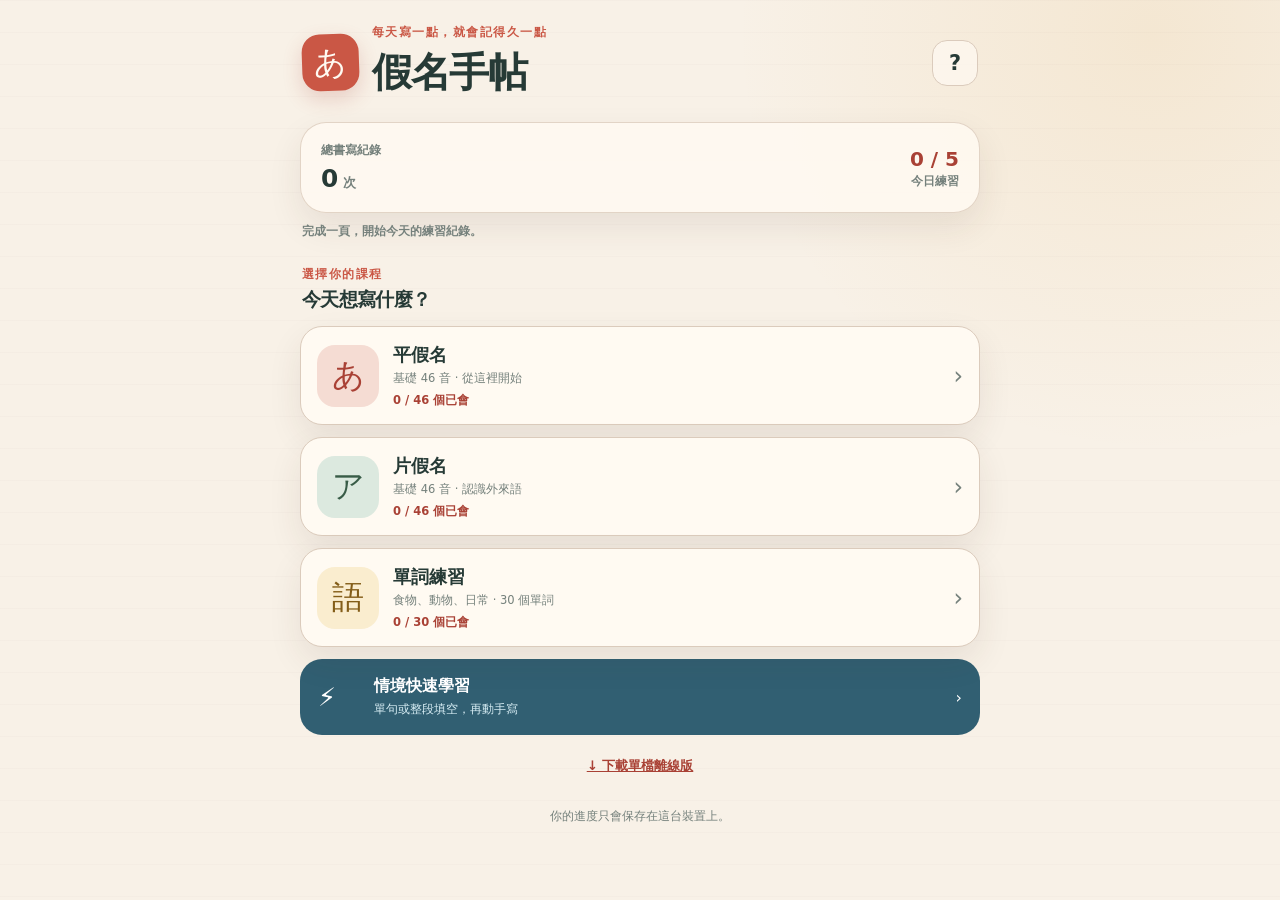
<file: index.html>
<!doctype html>
<html lang="zh-Hant">
  <head>
    <meta charset="UTF-8" />
    <meta name="viewport" content="width=device-width, initial-scale=1, viewport-fit=cover" />
    <meta name="theme-color" content="#f8f1e7" />
    <meta name="description" content="平假名、片假名與主題單詞的手機手寫練習簿" />
    <meta name="apple-mobile-web-app-capable" content="yes" />
    <meta name="apple-mobile-web-app-status-bar-style" content="default" />
    <meta name="apple-mobile-web-app-title" content="假名手帖" />
    <link rel="manifest" href="manifest.webmanifest" />
    <link rel="icon" href="icons/icon.svg" type="image/svg+xml" />
    <link rel="apple-touch-icon" href="icons/icon.svg" />
    <link rel="stylesheet" href="styles.css?v=8" />
    <title>假名手帖</title>
  </head>
  <body>
    <main id="app" class="app-shell">
      <section id="home-view" class="view" aria-labelledby="home-title">
        <header class="hero">
          <div class="hero__mark" aria-hidden="true">あ</div>
          <div>
            <p class="eyebrow">每天寫一點，就會記得久一點</p>
            <h1 id="home-title">假名手帖</h1>
          </div>
          <button id="help-button" class="icon-button" type="button" aria-label="安裝與使用說明">?</button>
        </header>

        <section class="progress-card" aria-label="學習進度">
          <div class="progress-card__copy">
            <span class="progress-card__label">總書寫紀錄</span>
            <strong><span id="total-written">0</span><small> 次</small></strong>
          </div>
          <div class="daily-goal"><strong id="daily-count">0 / 5</strong><span>今日練習</span></div>
        </section>
        <p id="streak-note" class="streak-note">完成一頁，開始今天的練習紀錄。</p>

        <div class="section-heading">
          <div>
            <p class="eyebrow">選擇你的課程</p>
            <h2>今天想寫什麼？</h2>
          </div>
        </div>
        <div id="course-list" class="course-list"></div>
        <button id="quick-open" class="quick-entry" type="button">
          <span aria-hidden="true">⚡</span>
          <span><strong>情境快速學習</strong><small>單句或整段填空，再動手寫</small></span>
          <span aria-hidden="true">›</span>
        </button>
        <a class="offline-download" href="offline.html" download="假名手帖-離線版.html">↓ 下載單檔離線版</a>
        <p class="privacy-note">你的進度只會保存在這台裝置上。</p>
      </section>

      <section id="quick-view" class="view" hidden aria-labelledby="quick-title">
        <header class="practice-nav">
          <button id="quick-back" class="icon-button" type="button" aria-label="返回首頁">←</button>
          <div><span class="practice-nav__mode">情境快速學習</span></div>
          <span aria-hidden="true"></span>
        </header>
        <p class="eyebrow">選一個地方，馬上開始</p>
        <h1 id="quick-title" class="catalog-title">今天要去哪裡？</h1>
        <p class="catalog-description">選一個情境，用羅馬拼音填上日文空格，再親手寫一次。</p>
        <div class="quick-mode" role="group" aria-label="填空方式">
          <button id="quick-mode-sentence" type="button" class="quick-mode__button is-active" aria-pressed="true">一句一句填</button>
          <button id="quick-mode-passage" type="button" class="quick-mode__button" aria-pressed="false">整段一起填</button>
        </div>
        <div id="scene-list" class="scene-list"></div>
      </section>

      <section id="quick-play-view" class="view quick-play" hidden aria-labelledby="quick-scene-label">
        <header class="practice-nav">
          <button id="quick-play-back" class="icon-button" type="button" aria-label="返回情境選擇">←</button>
          <div><span id="quick-scene-name" class="practice-nav__mode">教室</span><span id="quick-position" class="practice-nav__position">1 / 5</span></div>
          <span aria-hidden="true"></span>
        </header>
        <div id="quick-stage" class="quick-stage">
          <p id="quick-scene-label" class="eyebrow">教室常用語</p>
          <p id="quick-instruction" class="quick-instruction">依照中文提示，用羅馬拼音填入空格。</p>
          <form id="quick-type-form" class="quick-type-form">
            <div id="quick-prompts" class="quick-prompts"></div>
            <button class="quick-check" type="submit">檢查答案</button>
            <p id="quick-feedback" class="quick-feedback" role="status" aria-live="polite">填入空格後按「檢查答案」。</p>
            <button id="quick-reveal" class="quick-link" type="button">看答案並練習手寫</button>
          </form>
          <div id="quick-write-stage" class="quick-write-stage" hidden>
            <p id="quick-full-sentence" class="quick-full-sentence"></p>
            <p id="quick-reading" class="quick-reading">sensei</p>
            <p>照著上方答案寫一次；字形由你自己確認。</p>
            <div class="quick-writing-square"><canvas id="quick-canvas" aria-label="手寫練習區"></canvas></div>
            <div class="quick-write-actions"><button id="quick-clear" class="secondary-action" type="button">清除重寫</button><button id="quick-next" class="primary-action" type="button" disabled>寫好了，下一題</button></div>
          </div>
        </div>
        <div id="quick-finish" class="quick-finish" hidden>
          <span aria-hidden="true">✨</span>
          <h2>這個情境完成了！</h2>
          <p id="quick-result">完成 5 題</p>
          <button id="quick-restart" class="primary-action" type="button">再玩一次</button>
          <button id="quick-scenes" class="secondary-action" type="button">換個情境</button>
        </div>
      </section>

      <section id="catalog-view" class="view" hidden aria-labelledby="catalog-title">
        <header class="practice-nav">
          <button id="catalog-back" class="icon-button" type="button" aria-label="返回首頁">←</button>
          <div><span id="catalog-nav-title" class="practice-nav__mode">選擇練習</span></div>
          <span aria-hidden="true"></span>
        </header>
        <p id="catalog-eyebrow" class="eyebrow">課程</p>
        <h1 id="catalog-title" class="catalog-title">選一行開始</h1>
        <p id="catalog-description" class="catalog-description"></p>
        <div class="catalog-progress"><span id="catalog-progress-text">0 / 46 個已會</span><span id="catalog-written-text">已寫 0 次</span></div>
        <div class="catalog-progress-bar"><span id="catalog-progress-fill"></span></div>
        <button id="random-practice" class="primary-action" type="button">
          <span class="primary-action__icon" aria-hidden="true">↝</span>
          <span><strong>隨機複習</strong><small>優先練習還不熟的內容</small></span>
          <span aria-hidden="true">›</span>
        </button>
        <div class="section-heading"><div><p class="eyebrow">課程內容</p><h2 id="catalog-section-title">選一行開始練習</h2></div></div>
        <div id="row-list" class="row-list"></div>
      </section>

      <section id="practice-view" class="view" hidden aria-labelledby="practice-kana">
        <header class="practice-nav">
          <button id="back-button" class="icon-button" type="button" aria-label="返回課程">←</button>
          <div>
            <span id="mode-label" class="practice-nav__mode">あ行練習</span>
            <span id="position-label" class="practice-nav__position">1 / 5</span>
          </div>
          <button id="reset-page-top" class="text-button" type="button">全部清除</button>
        </header>

        <section class="kana-focus">
          <div>
            <p id="focus-eyebrow" class="eyebrow">今天練這個字</p>
            <div class="kana-focus__title">
              <h1 id="practice-kana">あ</h1>
              <div>
                <span id="practice-romaji" class="romaji">a</span>
                <span id="practice-meaning" class="practice-meaning" hidden></span>
                <span id="practice-count" class="practice-count">已寫 0 次</span>
              </div>
            </div>
          </div>
          <button id="speak-button" class="speak-button" type="button" aria-label="播放讀音">
            <span aria-hidden="true">♪</span>
            <small>聽讀音</small>
          </button>
        </section>

        <section class="worksheet" aria-labelledby="worksheet-title">
          <div class="worksheet__heading">
            <div>
              <p class="eyebrow">手寫練習簿</p>
              <h2 id="worksheet-title">先描 3 次，再自己寫 5 次</h2>
            </div>
            <span id="filled-count" class="filled-count">0 / 8 格</span>
          </div>
          <div id="practice-grid" class="practice-grid"></div>
        </section>

        <section id="completion-panel" class="completion-panel" aria-live="polite">
          <div>
            <strong id="completion-title">寫完這一格，再換下一格</strong>
            <p id="completion-copy">寫好後可以先復原或清除，再按下一格。</p>
          </div>
          <div class="cell-navigation">
            <button id="previous-cell" class="secondary-action" type="button" disabled>上一格</button>
            <button id="complete-button" class="complete-button" type="button" disabled>下一格</button>
          </div>
        </section>

        <section id="review-actions" class="review-actions" aria-label="練習狀態" hidden>
          <button id="mark-review" type="button" data-status="review">再練一下</button>
          <button id="mark-mastered" type="button" data-status="mastered">我會了</button>
        </section>

        <section id="next-actions" class="next-actions" hidden>
          <button id="repeat-button" class="secondary-action" type="button">再寫一遍</button>
          <button id="next-button" class="primary-action primary-action--compact" type="button">下一個 <span aria-hidden="true">›</span></button>
        </section>
      </section>
    </main>

    <dialog id="help-dialog" class="help-dialog">
      <form method="dialog">
        <button class="dialog-close" value="close" aria-label="關閉說明">×</button>
        <p class="eyebrow">放進手機主畫面</p>
        <h2>像 App 一樣使用</h2>
        <div class="help-step">
          <span>iPhone</span>
          <p>在 Safari 點「分享」，再選「加入主畫面」。</p>
        </div>
        <div class="help-step">
          <span>Android</span>
          <p>在 Chrome 選單點「安裝應用程式」或「加到主畫面」。</p>
        </div>
        <p class="dialog-note">安裝後，沒有網路也能繼續練習。</p>
        <button id="install-button" class="primary-action primary-action--dialog" type="button" hidden>安裝到這台裝置</button>
      </form>
    </dialog>

    <div id="toast" class="toast" role="status" aria-live="polite"></div>
    <noscript>這個工具需要啟用 JavaScript 才能使用。</noscript>
    <script src="app.js?v=6" defer></script>
    <script src="quick.js?v=3" defer></script>
  </body>
</html>
</file>
<file: styles.css>
:root {
  color-scheme: light;
  --paper: #f8f1e7;
  --paper-deep: #efe2d3;
  --card: #fffaf2;
  --ink: #263a36;
  --muted: #75817c;
  --line: #dbcbbc;
  --accent: #ca5745;
  --accent-dark: #a94135;
  --accent-soft: #f5dcd3;
  --sage: #6e8e7b;
  --sage-soft: #dce9df;
  --gold: #d89d3a;
  --shadow: 0 14px 34px rgba(65, 45, 30, 0.09);
  --radius-lg: 26px;
  --radius-md: 18px;
  --kana-font: "Noto Sans JP", "Hiragino Kaku Gothic ProN", "Yu Gothic", "Meiryo", sans-serif;
  font-family: Inter, ui-rounded, "SF Pro Rounded", "Noto Sans TC", "PingFang TC", system-ui, sans-serif;
}

* {
  box-sizing: border-box;
}

html {
  min-height: 100%;
  background: var(--paper);
}

body {
  min-width: 0;
  min-height: 100vh;
  margin: 0;
  color: var(--ink);
  background:
    radial-gradient(circle at 90% 4%, rgba(216, 157, 58, 0.12), transparent 26rem),
    linear-gradient(rgba(120, 85, 55, 0.025) 1px, transparent 1px),
    var(--paper);
  background-size: auto, 100% 32px, auto;
  -webkit-font-smoothing: antialiased;
}

button,
canvas {
  -webkit-tap-highlight-color: transparent;
}

button {
  font: inherit;
}

button:focus-visible {
  outline: 3px solid rgba(202, 87, 69, 0.35);
  outline-offset: 3px;
}

.app-shell {
  width: min(100%, 740px);
  min-height: 100vh;
  margin: 0 auto;
  padding: max(22px, env(safe-area-inset-top)) 18px max(40px, env(safe-area-inset-bottom));
}

.view[hidden] {
  display: none;
}

h1,
h2,
p {
  margin: 0;
}

h1,
h2 {
  letter-spacing: -0.035em;
}

.eyebrow {
  margin-bottom: 5px;
  color: var(--accent);
  font-size: 0.72rem;
  font-weight: 800;
  letter-spacing: 0.13em;
  text-transform: uppercase;
}

.hero {
  display: grid;
  grid-template-columns: auto 1fr auto;
  gap: 13px;
  align-items: center;
  margin: 3px 2px 22px;
}

.hero h1 {
  font-size: clamp(1.8rem, 8vw, 2.5rem);
}

.hero__mark {
  display: grid;
  width: 57px;
  height: 57px;
  place-items: center;
  border-radius: 18px;
  color: var(--card);
  background: var(--accent);
  box-shadow: 0 8px 20px rgba(169, 65, 53, 0.2);
  font-family: var(--kana-font);
  font-size: 2rem;
  font-weight: 400;
  transform: rotate(-2deg);
}

.icon-button,
.text-button {
  min-width: 46px;
  min-height: 46px;
  border: 1px solid var(--line);
  border-radius: 15px;
  color: var(--ink);
  background: rgba(255, 250, 242, 0.7);
  cursor: pointer;
}

.icon-button {
  font-size: 1.3rem;
  font-weight: 700;
}

.text-button {
  padding: 0 12px;
  font-size: 0.8rem;
  font-weight: 750;
}

.progress-card {
  display: flex;
  align-items: center;
  justify-content: space-between;
  margin-bottom: 14px;
  padding: 19px 20px;
  border: 1px solid rgba(219, 203, 188, 0.8);
  border-radius: var(--radius-lg);
  background: rgba(255, 250, 242, 0.86);
  box-shadow: var(--shadow);
}

.progress-card__copy {
  display: grid;
  gap: 5px;
}

.progress-card__label {
  color: var(--muted);
  font-size: 0.78rem;
  font-weight: 700;
}

.progress-card strong {
  font-size: 1.55rem;
}

.progress-card small {
  color: var(--muted);
  font-size: 0.8rem;
  font-weight: 600;
}

.daily-goal {
  display: grid;
  gap: 3px;
  text-align: right;
}

.daily-goal strong {
  color: var(--accent-dark);
  font-size: 1.25rem;
}

.daily-goal span,
.streak-note {
  color: var(--muted);
  font-size: 0.72rem;
  font-weight: 700;
}

.streak-note {
  margin: -3px 2px 0;
}

.course-list {
  display: grid;
  gap: 12px;
}

.course-card {
  display: grid;
  width: 100%;
  grid-template-columns: 62px 1fr auto;
  gap: 14px;
  align-items: center;
  padding: 16px;
  border: 1px solid var(--line);
  border-radius: 22px;
  color: var(--ink);
  text-align: left;
  background: var(--card);
  box-shadow: var(--shadow);
  cursor: pointer;
}

.course-card__icon {
  display: grid;
  width: 62px;
  height: 62px;
  place-items: center;
  border-radius: 18px;
  color: var(--accent-dark);
  background: var(--accent-soft);
  font-family: var(--kana-font);
  font-size: 2rem;
  font-weight: 400;
}

.course-card:nth-child(2) .course-card__icon {
  color: #385c47;
  background: var(--sage-soft);
}

.course-card:nth-child(3) .course-card__icon {
  color: #835d18;
  background: #faedcf;
}

.course-card__copy {
  display: grid;
  gap: 4px;
}

.course-card__copy strong {
  font-size: 1.13rem;
}

.course-card__copy small,
.course-card__progress {
  color: var(--muted);
  font-size: 0.72rem;
}

.course-card__progress {
  margin-top: 3px;
  color: var(--accent-dark);
  font-weight: 800;
}

.course-card__arrow {
  color: var(--muted);
  font-size: 1.5rem;
}

.catalog-title {
  font-size: 2rem;
}

.catalog-description {
  margin: 5px 0 18px;
  color: var(--muted);
  font-size: 0.82rem;
  line-height: 1.5;
}

.catalog-progress {
  display: flex;
  justify-content: space-between;
  color: var(--muted);
  font-size: 0.73rem;
  font-weight: 750;
}

.catalog-progress-bar {
  height: 8px;
  overflow: hidden;
  margin: 9px 0 20px;
  border-radius: 99px;
  background: var(--paper-deep);
}

.catalog-progress-bar span {
  display: block;
  height: 100%;
  border-radius: inherit;
  background: var(--sage);
}

.word-group {
  padding: 15px;
  border: 1px solid var(--line);
  border-radius: 21px;
  background: var(--card);
}

.word-group h3 {
  margin: 0 0 11px;
  font-size: 1rem;
}

.word-list {
  display: grid;
  grid-template-columns: repeat(2, minmax(0, 1fr));
  gap: 8px;
}

.word-button {
  display: grid;
  gap: 3px;
  min-width: 0;
  min-height: 82px;
  padding: 10px;
  border: 1px solid transparent;
  border-radius: 13px;
  color: var(--ink);
  text-align: left;
  background: var(--paper);
  cursor: pointer;
}

.word-button[data-status="mastered"] {
  border-color: #b9d1c1;
  background: var(--sage-soft);
}

.word-button[data-status="review"] {
  border-color: #e8cc91;
  background: #faedcf;
}

.word-button__main {
  font-size: 1.05rem;
  font-weight: 800;
}

.word-button__meaning,
.word-button__count {
  overflow: hidden;
  color: var(--muted);
  font-size: 0.67rem;
  text-overflow: ellipsis;
  white-space: nowrap;
}

.word-button__count {
  color: var(--accent-dark);
  font-weight: 800;
}

.progress-ring {
  --progress: 0deg;
  display: grid;
  width: 64px;
  height: 64px;
  place-items: center;
  border-radius: 50%;
  background: conic-gradient(var(--sage) var(--progress), var(--paper-deep) 0);
  position: relative;
}

.progress-ring::after {
  content: "";
  position: absolute;
  width: 48px;
  height: 48px;
  border-radius: 50%;
  background: var(--card);
}

.progress-ring span {
  z-index: 1;
  font-size: 0.72rem;
  font-weight: 800;
}

.primary-action,
.secondary-action,
.complete-button {
  min-height: 58px;
  border: 0;
  border-radius: var(--radius-md);
  cursor: pointer;
  font-weight: 800;
}

.primary-action {
  display: grid;
  width: 100%;
  grid-template-columns: auto 1fr auto;
  gap: 13px;
  align-items: center;
  padding: 13px 17px;
  color: #fff;
  text-align: left;
  background: var(--ink);
  box-shadow: 0 10px 24px rgba(38, 58, 54, 0.18);
}

.primary-action strong,
.primary-action small {
  display: block;
}

.primary-action small {
  margin-top: 3px;
  color: rgba(255, 255, 255, 0.68);
  font-size: 0.72rem;
  font-weight: 550;
}

.primary-action__icon {
  display: grid;
  width: 34px;
  height: 34px;
  place-items: center;
  border-radius: 11px;
  color: var(--ink);
  background: var(--paper);
  font-size: 1.3rem;
}

.section-heading {
  display: flex;
  gap: 14px;
  align-items: end;
  justify-content: space-between;
  margin: 28px 2px 13px;
}

.section-heading h2,
.worksheet__heading h2 {
  font-size: 1.2rem;
}

.legend {
  display: flex;
  gap: 9px;
  padding-bottom: 2px;
  color: var(--muted);
  font-size: 0.68rem;
  font-weight: 700;
}

.legend span {
  display: flex;
  gap: 4px;
  align-items: center;
}

.dot {
  display: inline-block;
  width: 7px;
  height: 7px;
  border-radius: 50%;
  background: var(--line);
}

.dot--mastered {
  background: var(--sage);
}

.dot--review {
  background: var(--gold);
}

.row-list {
  display: grid;
  gap: 11px;
}

.kana-row {
  display: grid;
  grid-template-columns: 58px 1fr;
  gap: 11px;
  align-items: center;
  padding: 12px;
  border: 1px solid rgba(219, 203, 188, 0.85);
  border-radius: 21px;
  background: rgba(255, 250, 242, 0.78);
}

.kana-row__title {
  align-self: stretch;
  display: grid;
  place-content: center;
  border-right: 1px solid var(--line);
  color: var(--muted);
  text-align: center;
  font-size: 0.74rem;
  font-weight: 800;
}

.kana-row__title strong {
  display: block;
  margin-bottom: 3px;
  color: var(--ink);
  font-family: var(--kana-font);
  font-size: 1.25rem;
  font-weight: 400;
}

.kana-row__characters {
  display: grid;
  grid-template-columns: repeat(5, minmax(0, 1fr));
  gap: 7px;
}

.kana-button {
  position: relative;
  display: grid;
  min-width: 0;
  min-height: 57px;
  align-content: center;
  justify-items: center;
  gap: 1px;
  border: 1px solid transparent;
  border-radius: 14px;
  color: var(--ink);
  background: var(--paper);
  cursor: pointer;
  font-family: var(--kana-font);
  font-size: 1.45rem;
  font-weight: 400;
}

.kana-button__romaji {
  color: var(--muted);
  font-family: system-ui, sans-serif;
  font-size: 0.75rem;
  font-weight: 400;
  line-height: 1;
}

.kana-button[data-status="mastered"] {
  border-color: #b9d1c1;
  background: var(--sage-soft);
}

.kana-button[data-status="review"] {
  border-color: #e8cc91;
  background: #faedcf;
}

.kana-button[data-status]::after {
  content: "";
  position: absolute;
  top: 5px;
  right: 5px;
  width: 6px;
  height: 6px;
  border-radius: 50%;
  background: var(--sage);
}

.kana-button[data-status="review"]::after {
  background: var(--gold);
}

.kana-row--short .kana-row__characters {
  grid-template-columns: repeat(5, minmax(0, 1fr));
}

.privacy-note {
  margin: 20px 0 0;
  color: var(--muted);
  text-align: center;
  font-size: 0.72rem;
}

.practice-nav {
  position: sticky;
  z-index: 10;
  top: 0;
  display: grid;
  grid-template-columns: auto 1fr auto;
  gap: 12px;
  align-items: center;
  margin: calc(-1 * max(22px, env(safe-area-inset-top))) -18px 18px;
  padding: max(14px, env(safe-area-inset-top)) 18px 12px;
  border-bottom: 1px solid rgba(219, 203, 188, 0.7);
  background: rgba(248, 241, 231, 0.92);
  backdrop-filter: blur(14px);
}

.practice-nav > div {
  display: grid;
  text-align: center;
}

.practice-nav__mode {
  font-size: 0.82rem;
  font-weight: 800;
}

.practice-nav__position {
  color: var(--muted);
  font-size: 0.68rem;
}

.kana-focus {
  display: flex;
  align-items: center;
  justify-content: space-between;
  margin: 9px 3px 17px;
}

.kana-focus__title {
  display: flex;
  gap: 18px;
  align-items: center;
}

.kana-focus h1 {
  font-family: var(--kana-font);
  font-size: clamp(5rem, 25vw, 8rem);
  font-weight: 400;
  line-height: 0.95;
}

.kana-focus__title > div {
  display: grid;
  gap: 5px;
}

.romaji {
  color: var(--accent);
  font-family: Georgia, serif;
  font-size: 1.6rem;
  font-style: italic;
  font-weight: 700;
}

.practice-count {
  color: var(--muted);
  font-size: 0.74rem;
  font-weight: 650;
}

.practice-meaning {
  color: var(--ink);
  font-size: 0.85rem;
  font-weight: 800;
}

.practice-view--word .kana-focus__title {
  gap: 10px;
  align-items: flex-start;
  flex-direction: column;
}

.practice-view--word .kana-focus__title > div {
  gap: 2px;
}

.practice-view--word .kana-focus h1 {
  font-size: clamp(2rem, 9vw, 3.5rem);
  line-height: 1.15;
  overflow-wrap: anywhere;
}

.practice-view--word .kana-focus {
  gap: 8px;
  align-items: flex-end;
}

.practice-view--word .romaji {
  font-size: 1.2rem;
}

.speak-button {
  display: grid;
  width: 67px;
  height: 67px;
  place-items: center;
  border: 0;
  border-radius: 50%;
  color: #fff;
  background: var(--accent);
  box-shadow: 0 9px 20px rgba(169, 65, 53, 0.22);
  cursor: pointer;
}

.speak-button span {
  font-size: 1.35rem;
  line-height: 1;
}

.speak-button small {
  font-size: 0.64rem;
  font-weight: 750;
}

.review-actions {
  display: flex;
  gap: 8px;
  margin: 16px 0;
  padding: 9px;
  border-radius: 16px;
  background: rgba(239, 226, 211, 0.7);
}

.review-actions[hidden] {
  display: none;
}

.review-actions button {
  flex: 1;
  min-height: 44px;
  padding: 0 12px;
  border: 1px solid transparent;
  border-radius: 11px;
  color: var(--muted);
  background: transparent;
  cursor: pointer;
  font-size: 0.72rem;
  font-weight: 800;
}

.review-actions button[aria-pressed="true"][data-status="mastered"] {
  color: #385c47;
  border-color: #b7cfbd;
  background: var(--sage-soft);
}

.review-actions button[aria-pressed="true"][data-status="review"] {
  color: #835d18;
  border-color: #e2c47f;
  background: #faedcf;
}

.worksheet__heading {
  display: flex;
  gap: 12px;
  align-items: end;
  justify-content: space-between;
  margin: 0 2px 12px;
}

.filled-count {
  flex: none;
  padding: 6px 9px;
  border-radius: 999px;
  color: var(--accent-dark);
  background: var(--accent-soft);
  font-size: 0.7rem;
  font-weight: 800;
}

.practice-grid {
  width: min(100%, 520px);
  margin: 0 auto;
}

.practice-cell[hidden] {
  display: none;
}

.practice-cell {
  overflow: hidden;
  border: 1px solid var(--line);
  border-radius: 18px;
  background: var(--card);
  box-shadow: 0 5px 15px rgba(70, 50, 35, 0.05);
}

.practice-cell__label {
  display: flex;
  align-items: center;
  justify-content: space-between;
  height: 32px;
  padding: 0 10px;
  color: var(--muted);
  font-size: 0.64rem;
  font-weight: 800;
}

.practice-cell__label span:last-child {
  color: var(--accent);
}

.writing-square {
  position: relative;
  width: 100%;
  aspect-ratio: 1;
  background:
    linear-gradient(to right, transparent calc(50% - 0.5px), rgba(202, 87, 69, 0.22) 50%, transparent calc(50% + 0.5px)),
    linear-gradient(to bottom, transparent calc(50% - 0.5px), rgba(202, 87, 69, 0.22) 50%, transparent calc(50% + 0.5px));
}

.writing-square::before,
.writing-square::after {
  content: "";
  position: absolute;
  z-index: 0;
  pointer-events: none;
}

.writing-square::before {
  inset: 9%;
  border: 1px dashed rgba(202, 87, 69, 0.14);
}

.writing-square::after {
  inset: 0;
  border-top: 1px solid rgba(219, 203, 188, 0.8);
}

.trace-character {
  position: absolute;
  z-index: 1;
  inset: 0;
  display: grid;
  place-items: center;
  color: rgba(38, 58, 54, 0.16);
  pointer-events: none;
  font-family: var(--kana-font);
  font-size: clamp(9rem, 58vw, 15rem);
  font-weight: 400;
  line-height: 1;
  transform: translateY(-2%);
}

.writing-square--word {
  aspect-ratio: 1.65;
}

.writing-square--word .trace-character {
  font-size: clamp(2.8rem, 14vw, 5.4rem);
  white-space: nowrap;
}

.writing-canvas {
  position: absolute;
  z-index: 2;
  inset: 0;
  width: 100%;
  height: 100%;
  cursor: crosshair;
  touch-action: none;
}

.cell-tools {
  display: grid;
  grid-template-columns: 1fr 1fr;
  gap: 1px;
  border-top: 1px solid var(--line);
  background: var(--line);
}

.cell-tools button {
  min-height: 40px;
  border: 0;
  color: var(--muted);
  background: var(--card);
  cursor: pointer;
  font-size: 0.7rem;
  font-weight: 750;
}

.cell-tools button:disabled {
  opacity: 0.4;
  cursor: default;
}

.completion-panel {
  display: grid;
  gap: 13px;
  margin-top: 18px;
  padding: 17px;
  border: 1px solid var(--line);
  border-radius: 20px;
  background: rgba(255, 250, 242, 0.8);
}

.cell-navigation {
  display: grid;
  grid-template-columns: 0.8fr 1.4fr;
  gap: 9px;
}

.cell-navigation .secondary-action,
.cell-navigation .complete-button {
  min-height: 54px;
}

.cell-navigation .secondary-action:disabled {
  opacity: 0.45;
  cursor: not-allowed;
}

.completion-panel strong {
  font-size: 0.9rem;
}

.completion-panel p {
  margin-top: 4px;
  color: var(--muted);
  font-size: 0.73rem;
  line-height: 1.55;
}

.complete-button {
  color: #fff;
  background: var(--accent);
}

.complete-button:disabled {
  color: #9a948b;
  background: var(--paper-deep);
  cursor: not-allowed;
}

.completion-panel--done {
  border-color: #b7cfbd;
  background: var(--sage-soft);
}

.next-actions {
  display: grid;
  grid-template-columns: 1fr 1.3fr;
  gap: 10px;
  margin: 12px 0 28px;
}

.next-actions[hidden] {
  display: none;
}

.secondary-action {
  border: 1px solid var(--line);
  color: var(--ink);
  background: var(--card);
}

.primary-action--compact {
  display: flex;
  justify-content: space-between;
}

.help-dialog {
  width: min(calc(100% - 32px), 440px);
  padding: 0;
  border: 0;
  border-radius: 25px;
  color: var(--ink);
  background: var(--card);
  box-shadow: 0 24px 70px rgba(38, 35, 30, 0.25);
}

.help-dialog::backdrop {
  background: rgba(30, 36, 34, 0.42);
  backdrop-filter: blur(3px);
}

.help-dialog form {
  position: relative;
  padding: 27px;
}

.help-dialog h2 {
  margin-bottom: 21px;
  font-size: 1.5rem;
}

.dialog-close {
  position: absolute;
  top: 16px;
  right: 16px;
  width: 42px;
  height: 42px;
  border: 0;
  border-radius: 14px;
  color: var(--muted);
  background: var(--paper);
  cursor: pointer;
  font-size: 1.4rem;
}

.help-step {
  display: grid;
  grid-template-columns: 70px 1fr;
  gap: 12px;
  margin-top: 11px;
  padding: 13px;
  border-radius: 14px;
  background: var(--paper);
}

.help-step span {
  color: var(--accent);
  font-weight: 850;
}

.help-step p,
.dialog-note {
  color: var(--muted);
  font-size: 0.78rem;
  line-height: 1.55;
}

.dialog-note {
  margin: 17px 2px 0;
}

.primary-action--dialog {
  display: block;
  margin-top: 16px;
  text-align: center;
}

.quick-entry {
  display: grid;
  grid-template-columns: 44px 1fr auto;
  gap: 12px;
  align-items: center;
  width: 100%;
  min-height: 76px;
  margin-top: 12px;
  padding: 13px 18px;
  border: 0;
  border-radius: 22px;
  color: #fff;
  background: #315f72;
  text-align: left;
  cursor: pointer;
}

.quick-entry > span:first-child { font-size: 1.6rem; }
.quick-entry strong, .quick-entry small { display: block; }
.quick-entry small { margin-top: 4px; color: #d7edf4; font-size: 0.75rem; }
.offline-download { display: block; min-height: 44px; margin-top: 10px; padding: 12px; color: var(--accent-dark); text-align: center; font-size: 0.82rem; font-weight: 800; }

.quick-mode { display: grid; grid-template-columns: 1fr 1fr; gap: 8px; margin-top: 20px; padding: 5px; border-radius: 17px; background: #e9e1d5; }
.quick-mode__button { min-height: 46px; border: 0; border-radius: 13px; background: transparent; color: var(--muted); font: inherit; font-weight: 800; cursor: pointer; }
.quick-mode__button.is-active { background: var(--card); color: var(--ink); box-shadow: 0 2px 9px rgba(38, 58, 54, .11); }
.scene-list { display: grid; gap: 12px; margin-top: 16px; }
.scene-card {
  display: grid;
  grid-template-columns: 56px 1fr auto;
  gap: 13px;
  align-items: center;
  width: 100%;
  min-height: 86px;
  padding: 12px 16px;
  border: 1px solid var(--line);
  border-radius: 20px;
  background: var(--card);
  color: var(--ink);
  text-align: left;
  cursor: pointer;
}
.scene-card__icon { display: grid; width: 54px; height: 54px; place-items: center; border-radius: 16px; background: var(--scene-soft); font-size: 1.7rem; }
.scene-card strong, .scene-card small { display: block; }
.scene-card strong { font-size: 1.05rem; }
.scene-card small { margin-top: 4px; color: var(--muted); font-size: 0.75rem; }
.scene-card > span:last-child { color: var(--scene-color); font-size: 1.4rem; }

.quick-play { --scene-color: #50829a; --scene-soft: #e2f0f5; }
.quick-stage {
  margin-top: 14px;
  padding: 21px 18px;
  border: 1px solid var(--line);
  border-top: 5px solid var(--scene-color);
  border-radius: 22px;
  background: var(--card);
}
.quick-instruction { margin: 8px 0 17px; color: var(--muted); font-size: 0.86rem; }
.quick-prompts { display: grid; gap: 16px; }
.quick-prompts--passage { gap: 0; padding: 14px; border: 1px solid var(--line); border-radius: 15px; background: #fffdf8; }
.quick-prompt__japanese { font-family: var(--kana-font); font-size: clamp(1.2rem, 5.3vw, 1.6rem); line-height: 2.4; overflow-wrap: anywhere; }
.quick-prompt__japanese input { width: min(39vw, 140px); min-height: 48px; margin: 0 3px; padding: 4px 8px; border: 2px solid var(--scene-color); border-radius: 10px; background: #fff; color: var(--ink); font: 700 0.95rem system-ui, sans-serif; text-align: center; vertical-align: middle; }
.quick-prompt__japanese input.is-wrong { border-color: var(--accent-dark); background: #fff3ef; }
.quick-prompt__japanese input:disabled { color: var(--scene-color); background: var(--scene-soft); opacity: 1; }
.quick-prompt__translation { margin-top: 2px; color: var(--muted); font-size: .81rem; }
.quick-passage__translation { margin-top: 15px; padding-top: 12px; border-top: 1px solid var(--line); color: var(--muted); font-size: .81rem; line-height: 1.8; }
.quick-check { width: 100%; min-height: 52px; margin-top: 22px; border: 0; border-radius: 13px; background: var(--scene-color); color: #fff; font: inherit; font-weight: 800; cursor: pointer; }
.quick-feedback { min-height: 22px; margin-top: 11px; color: var(--muted); font-size: 0.82rem; }
.quick-feedback--wrong { color: var(--accent-dark); }
.quick-link { min-height: 44px; margin-top: 5px; padding: 0; border: 0; background: transparent; color: var(--scene-color); font: inherit; font-size: 0.82rem; font-weight: 800; cursor: pointer; }
.quick-write-stage[hidden], .quick-type-form[hidden], .quick-stage[hidden], .quick-finish[hidden] { display: none; }
.quick-full-sentence { font-family: var(--kana-font); font-size: clamp(1.3rem, 5.5vw, 1.75rem); line-height: 1.65; }
.quick-reading { margin-bottom: 5px; color: var(--scene-color); font-size: 1.25rem; font-weight: 800; }
.quick-write-stage > p:nth-child(3) { color: var(--muted); font-size: 0.82rem; }
.quick-writing-square { width: 100%; margin: 15px 0; border: 1px solid var(--line); border-radius: 15px; background: linear-gradient(90deg, transparent calc(50% - .5px), var(--line) 50%, transparent calc(50% + .5px)), linear-gradient(transparent calc(50% - .5px), var(--line) 50%, transparent calc(50% + .5px)), #fffdf8; overflow: hidden; }
.quick-writing-square canvas { display: block; width: 100%; aspect-ratio: 1.55; touch-action: none; }
.quick-write-actions { display: grid; grid-template-columns: 1fr 1.5fr; gap: 9px; }
.quick-write-actions button { min-height: 50px; }
.quick-write-actions button:disabled { opacity: .45; cursor: not-allowed; }
.quick-finish { display: grid; gap: 13px; margin-top: 25px; padding: 30px 20px; border-radius: 22px; background: var(--card); text-align: center; }
.quick-finish > span { font-size: 2.4rem; }
.quick-finish p { color: var(--muted); }
.quick-finish button { min-height: 50px; }

.toast {
  position: fixed;
  z-index: 100;
  left: 50%;
  bottom: max(22px, env(safe-area-inset-bottom));
  max-width: calc(100% - 34px);
  padding: 11px 16px;
  border-radius: 999px;
  color: #fff;
  background: rgba(38, 58, 54, 0.95);
  box-shadow: 0 8px 24px rgba(20, 25, 23, 0.2);
  font-size: 0.76rem;
  font-weight: 700;
  opacity: 0;
  pointer-events: none;
  transform: translate(-50%, 16px);
  transition: 180ms ease;
}

.toast--show {
  opacity: 1;
  transform: translate(-50%, 0);
}

@media (min-width: 600px) {
  .app-shell {
    padding-inline: 30px;
  }

  .practice-nav {
    margin-inline: -30px;
    padding-inline: 30px;
  }

  .trace-character {
    font-size: 15rem;
  }

  .completion-panel {
    grid-template-columns: 1fr 240px;
    align-items: center;
  }
}

@media (max-width: 380px) {
  .app-shell {
    padding-inline: 12px;
  }

  .kana-row {
    grid-template-columns: 48px 1fr;
    gap: 7px;
    padding: 9px;
  }

  .kana-row__characters {
    gap: 4px;
  }

  .kana-button {
    min-height: 54px;
    font-size: 1.18rem;
  }

  .practice-nav {
    margin-inline: -12px;
    padding-inline: 12px;
  }
}

@media (max-width: 599px) {
  #practice-view {
    padding-bottom: 90px;
  }

  .kana-focus {
    margin: 4px 3px 12px;
  }

  .kana-focus h1 {
    font-size: clamp(3.5rem, 18vw, 4.5rem);
  }

  .practice-view--word .kana-focus h1 {
    font-size: clamp(2rem, 9vw, 3.5rem);
  }

  .speak-button {
    width: 56px;
    height: 56px;
  }

  .worksheet__heading {
    margin-bottom: 8px;
  }

  .cell-navigation {
    position: fixed;
    z-index: 20;
    right: 14px;
    bottom: max(10px, env(safe-area-inset-bottom));
    left: 14px;
    width: min(520px, calc(100% - 28px));
    margin: 0 auto;
    padding: 8px;
    border: 1px solid var(--line);
    border-radius: 18px;
    background: rgba(255, 250, 242, 0.97);
    box-shadow: 0 10px 28px rgba(38, 58, 54, 0.2);
  }

  .completion-panel--done .cell-navigation {
    display: none;
  }
}

@media (prefers-reduced-motion: reduce) {
  *,
  *::before,
  *::after {
    scroll-behavior: auto !important;
    transition-duration: 0.01ms !important;
  }
}
</file>
